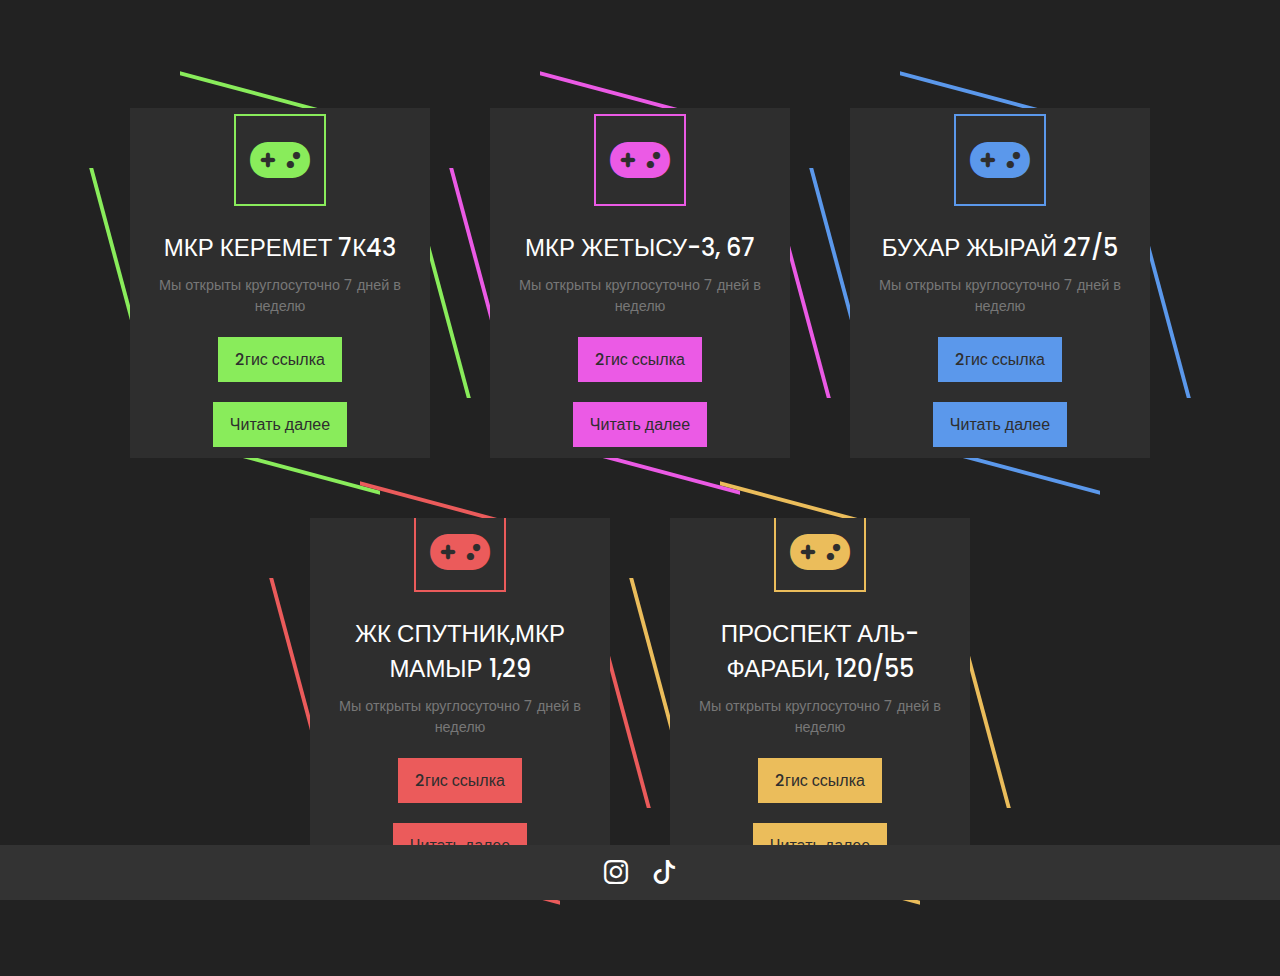
<file: index.html>
<!DOCTYPE html>
<html lang="en">
<head>
    <meta charset="UTF-8">
    <meta name="viewport" content="width=device-width, initial-scale=1.0">
    <link rel="stylesheet" href="https://cdnjs.cloudflare.com/ajax/libs/font-awesome/6.4.2/css/all.min.css">

    <link href="https://cdn.jsdelivr.net/npm/bootstrap-icons@1.7.2/font/bootstrap-icons.css" rel="stylesheet">
    <link rel="icon" href="https://taplink.st/a/0/b/3/4/9f9334.jpg?1">

    <link rel="stylesheet" href="css/home.css">
    <title>Главная страница</title>
</head>
<body>
<!--<h1>Добро пожаловать</h1>-->
<!--<h2>Game ON</h2>-->
<!--<p style="font-family: Arial, sans-serif; font-size: 16px; color: #333333;">В нашем клубе игры не просто хобби, это страсть, это жизнь, это наше призвание. <br><span style="color: #5b98eb;">Мы объединяем в себе силу технологий и душу игроков, создавая уникальное пространство для погружения в мир киберспорта.</span></p>-->
</body>
<section class="container">
    <section class="card__container">
        <div class="card__bx" style="--clr: #89ec5b">
            <div class="card__data">
                <div class="card__icon">
                    <i class="fa-solid fa-gamepad"></i>

                </div>
                <div class="card__content">
                    <h3>МКР КЕРЕМЕТ 7К43</h3>
                    <p>Мы открыты круглосуточно 7 дней в неделю</p>
                    <a href="https://2gis.kz/almaty/geo/70000001046406244">2гис ссылка</a>

                    <a href="2page2.html">Читать далее</a>
                </div>
            </div>
        </div>
        <div class="card__bx" style="--clr: #eb5ae5">
            <div class="card__data">
                <div class="card__icon">
                    <i class="fa-solid fa-gamepad"></i>
                </div>
                <div class="card__content">
                    <h3>МКР ЖЕТЫСУ-3, 67</h3>
                    <p>Мы открыты круглосуточно 7 дней в неделю</p>
                    <a href="https://2gis.kz/almaty/geo/70000001035253320">2гис ссылка</a>

                    <a href="2page2.html">Читать далее</a>
                </div>
            </div>
        </div>
        <div class="card__bx" style="--clr: #5b98eb">
            <div class="card__data">
                <div class="card__icon">
                    <i class="fa-solid fa-gamepad"></i>
                </div>
                <div class="card__content">
                    <h3>БУХАР ЖЫРАЙ 27/5</h3>
                    <p>Мы открыты круглосуточно 7 дней в неделю</p>
                    <a href="https://2gis.kz/almaty/geo/70000001066425577">2гис ссылка</a>

                    <a href="2page2.html">Читать далее</a>
                </div>
            </div>
        </div>
        <div class="card__bx" style="--clr: #eb5b5b">
            <div class="card__data">
                <div class="card__icon">
                    <i class="fa-solid fa-gamepad"></i>
                </div>
                <div class="card__content">
                    <h3>ЖК СПУТНИК,МКР МАМЫР 1,29</h3>
                    <p>Мы открыты круглосуточно 7 дней в неделю</p>
                    <a href="https://2gis.kz/almaty/geo/70000001066425577">2гис ссылка</a>

                    <a href="2page2.html">Читать далее</a>
                </div>
            </div>
        </div>
        <div class="card__bx" style="--clr: #ebbd5b">
            <div class="card__data">
                <div class="card__icon">
                    <i class="fa-solid fa-gamepad"></i>
                </div>
                <div class="card__content">
                    <h3>ПРОСПЕКТ АЛЬ-ФАРАБИ, 120/55</h3>
                    <p>Мы открыты круглосуточно 7 дней в неделю</p>
                    <a href="https://2gis.kz/almaty/geo/70000001088457455">2гис ссылка</a>

                    <a href="2page2.html">Читать далее</a>
                </div>
            </div>
        </div>

        <footer class="footer">
            <div class="social">
                <a href="https://www.instagram.com/game_on_club/"><i class="bi bi-instagram"></i></a>
                <a href="https://www.tiktok.com/@game_on_kz?_t=8fNjAPLwWXd&_r=1"><i class="bi bi-tiktok"></i></a>
            </div>
        </footer>

    </section>

</section>
</html>
</file>
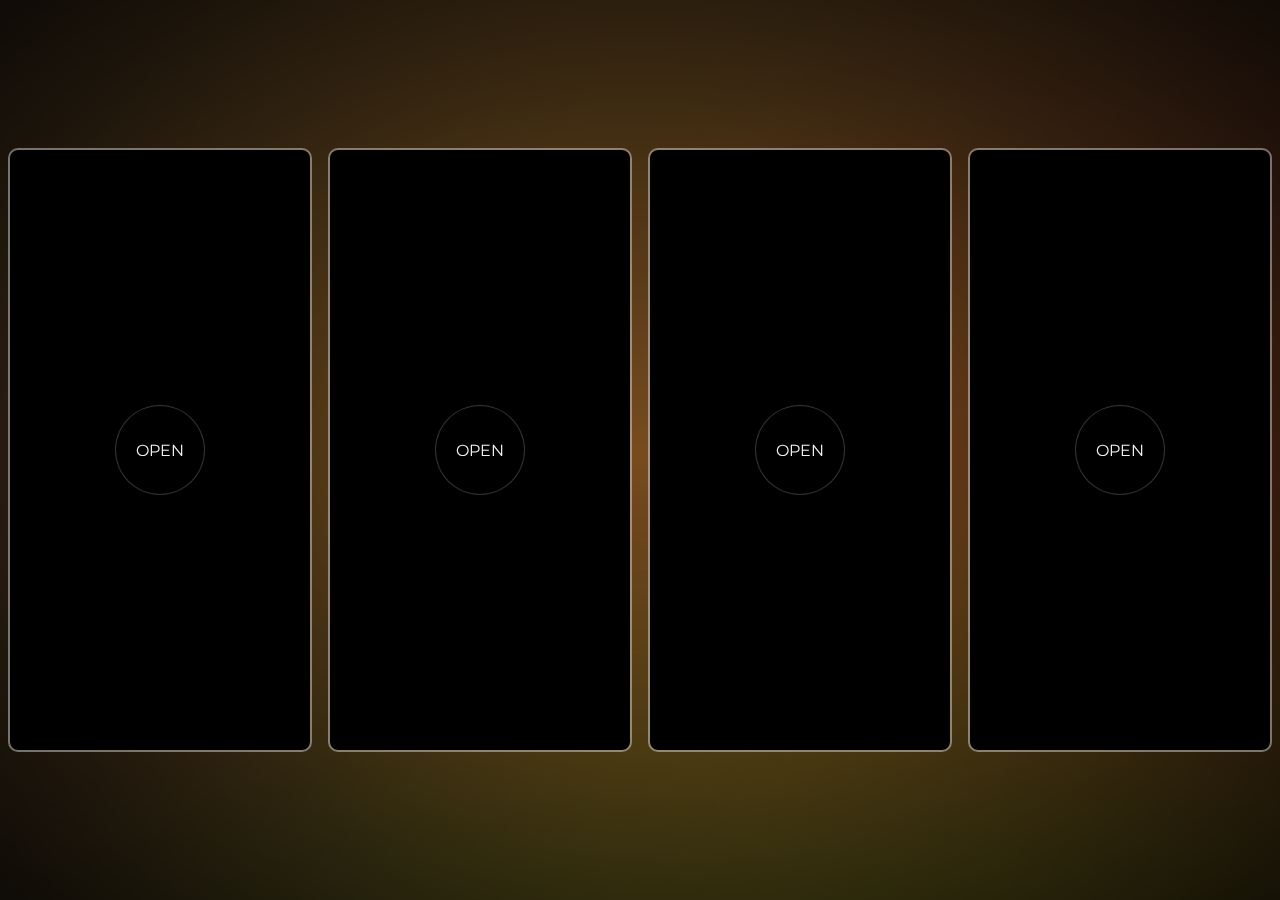
<file: 2page2.html>
<!DOCTYPE html>
<html lang="en">
<head>
    <meta charset="UTF-8">
    <meta name="viewport" content="width=device-width, initial-scale=1.0">
    <meta name="viewport" content="width=device-width, initial-scale=1.0">

    <link rel="stylesheet" href="https://fonts.googleapis.com/css2?family=Montserrat:ital,wght@0,100..900;1,100..900&amp;display=swap">
    <link rel="stylesheet" href="css/style.css">
    <link rel="icon" href="https://taplink.st/a/0/b/3/4/9f9334.jpg?1">
    <title>Document</title>
</head>
<body>
    <div class="card" id="card-1">
        <input type="checkbox" class="open-card" id="open-card-1" checked />
        <label class="open-card-label" for="open-card-1"></label>
        <input type="checkbox" class="card-toggle" id="card-toggle-1" />
        <label class="card-toggle-label" for="card-toggle-1"></label>
        <div class="card-image"></div>
        <div class="card-header">
            <h2>STANDARD<br />HALL</h2>
        </div>
        <div class="card-content left-content">
            <!-- <h3>STANDARD HALL</h3> -->
            <p>i5 12 400F</p>
            <p>16gb оперативная память Kingstone</p>
            <p>Видеокарта: 3060 Ti 8gb</p>
            <p>Монитор: ASUS 24.5 диагональ 280HZ</p>
            <p>Клавиатура: Razer Black Widow</p>
            <p>Мышка: Zowie S2-C</p>
            <p>Наушник: HyperX Cloud II</p>
            <!-- <p>Aliquam erat volutpat. Ut wisi enim ad minim veniam, quis nostrud exerci tation ullam.</p>
            <p>Put aliquip ex ea commodo consequat. Neque porro quisquam est qui dolorem ipsum</p> -->
            <!-- <a class="card-button" href="#">Read more</a> -->
        </div>
        <div class="card-content right-content">
            <h3>price</h3>
            <p>1 час          900kzt</p>
            <p>2+1 час        1800kzt</p>
            <p>3+2 час        3000kzt</p>
            <p>ночной пакет   4000kzt</p>
            <a class="card-button" href="#">Read more</a>
        </div>
        <div class="card-footer">
            <a href="3page.html">ЗАБРОНИРОВАТЬ ПК</a>
        </div>
    </div>
    <div class="card" id="card-2">
        <input type="checkbox" class="open-card" id="open-card-2" checked />
        <label class="open-card-label" for="open-card-2"></label>
        <input type="checkbox" class="card-toggle" id="card-toggle-2" />
        <label class="card-toggle-label" for="card-toggle-2"></label>
        <div class="card-image"></div>
        <div class="card-header">
            <h2>BOOTCAMP</h2>
        </div>
        <div class="card-content left-content">
            <p>i7 12 700F</p>
            <p>32gb оперативная память Kingstone</p>
            <p>Видеокарта: RTX 4070  12gb</p>
            <p>Монитор: Zowie BenQ 240Hz</p>
            <p>Клавиатура: Razer Black Widow</p>
            <p>Мышка: Zowie S2-C</p>
            <p>Наушник: HyperX Cloud II</p>
            
            <!-- <a class="card-button" href="#">Read more</a> -->
        </div>
        <div class="card-content right-content">
            <h3>price</h3>
            <p>1 час          1500kzt</p>
            <p>2+1 час        3000kzt</p>
            <p>3+2 час        4500kzt</p>
            <p>ночной пакет   5000kzt</p>
            <!-- <a class="card-button" href="#">Read more</a> -->
        </div>
        <div class="card-footer">
            <a href="#">ЗАБРОНИРОВАТЬ ПК</a>
        </div>
    </div>
    <div class="card" id="card-3">
        <input type="checkbox" class="open-card" id="open-card-3" checked />
        <label class="open-card-label" for="open-card-3"></label>
        <input type="checkbox" class="card-toggle" id="card-toggle-3" />
        <label class="card-toggle-label" for="card-toggle-3"></label>
        <div class="card-image"></div>
        <div class="card-header">
            <h2>SMOOKING<br />ROOM</h2>
        </div>
        <div class="card-content left-content">
            <p>i7 12 700F</p>
            <p>16gb оперативная память Kingstone</p>
            <p>Видеокарта: RTX 4070  12gb</p>
            <p>Монитор: ASUS 24.5 диагональ 280HZ</p>
            <p>Клавиатура: Razer Black Widow</p>
            <p>Мышка: Zowie S2-C</p>
            <p>Наушник: HyperX Cloud II</p>
            <!-- <a class="card-button" href="#">Read more</a> -->
        </div>
        <div class="card-content right-content">
            <h3>price</h3>
            <p>1 час          1700kzt</p>
            <p>2+1 час        3500kzt</p>
            <p>3+2 час        4500kzt</p>
            <p>ночной пакет   5500kzt</p>
            <!-- <a class="card-button" href="#">Read more</a> -->
        </div>
        <div class="card-footer">
            <a href="#">ЗАБРОНИРОВАТЬ ПК</a>
        </div>
    </div>
    <div class="card" id="card-4">
        <input type="checkbox" class="open-card" id="open-card-4" checked />
        <label class="open-card-label" for="open-card-4"></label>
        <input type="checkbox" class="card-toggle" id="card-toggle-4" />
        <label class="card-toggle-label" for="card-toggle-4"></label>
        <div class="card-image"></div>
        <div class="card-header">
            <h2>VIP</h2>
        </div>
        <div class="card-content left-content">
            <p>i9 12 900F</p>
            <p>32gb оперативная память HyperX</p>
            <p>Видеокарта: RTX 4080  16gb</p>
            <p>Монитор: ASUS 24.5 диагональ 360HZ</p>
            <p>Клавиатура: Varmilo</p>
            <p>Мышка: Logitech G Pro Super Linght</p>
            <p>Наушник: Logitech G Pro Bluetooth</p>
            <p>коврик: Logitech G640</p>
            <!-- <a class="card-button" href="#">Read more</a> -->
        </div>

        <div class="card-content right-content">
            <h3>price</h3>
            <p>1 час          2500kzt</p>
            <p>2+1 час        5000kzt</p>
            <p>3+2 час        7500kzt</p>
            <p>ночной пакет   8000kzt</p>
        </div>
        <div class="card-footer">
            <a href="#">ЗАБРОНИРОВАТЬ ПК</a>
        </div>
    </div>

</body>
</html>
</file>
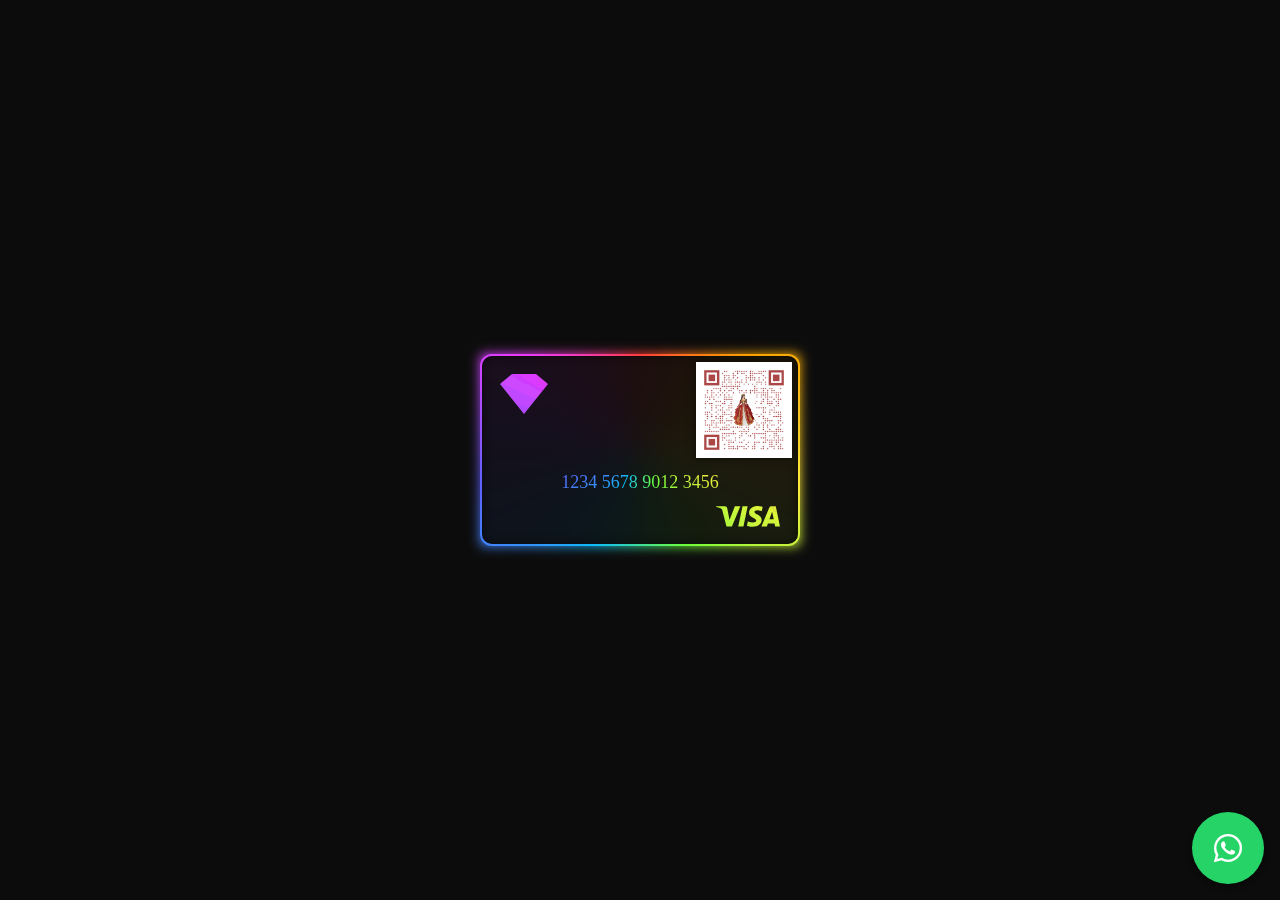
<file: 3page.html>
<!DOCTYPE html>
<html lang="en">
<head>
    <meta charset="UTF-8">
    <meta name="viewport" content="width=device-width, initial-scale=1.0">
    <link rel="stylesheet" href="https://cdnjs.cloudflare.com/ajax/libs/font-awesome/6.4.2/css/all.min.css">
    <link href="https://cdn.jsdelivr.net/npm/bootstrap-icons@1.7.2/font/bootstrap-icons.css" rel="stylesheet">
    <link rel="icon" href="https://taplink.st/a/0/b/3/4/9f9334.jpg?1">
    <link rel="stylesheet" href="css/3page.css">
    
</head>
<body>
<div class="card">
    <div class="cardglow"></div>
    <div class="cardborder"></div>
    <div class="cardbg"></div>
    <div class="logo"></div>
    <div class="numbers">1234 5678 9012 3456</div>
    <div class="visalogo"></div>
    <div class="qr-code">
        
        <img src="img\qr-code 2.png" alt="QR Code">
    </div>
</div>
<svg height="0" width="0">
    <defs>
        <clipPath id="svgPath" clipPathUnits="objectBoundingBox" transform="scale(0.001 0.001)">
            <path d="m651.19.5c-70.93,0-134.32,36.77-134.32,104.69,0,77.9,112.42,83.28,112.42,122.42,0,16.48-18.88,31.23-51.14,31.23-45.77,0-79.98-20.61-79.98-20.61l-14.64,68.55s39.41,17.41,91.73,17.41c77.55,0,138.58-38.57,138.58-107.66,0-82.32-112.89-87.54-112.89-123.86,0-12.91,15.5-27.05,47.66-27.05,36.29,0,65.89,14.99,65.89,14.99l14.33-66.2S696.61.5,651.18.5h0ZM2.22,5.5L.5,15.49s29.84,5.46,56.72,16.36c34.61,12.49,37.07,19.77,42.9,42.35l63.51,244.83h85.14L379.93,5.5h-84.94l-84.28,213.17-34.39-180.7c-3.15-20.68-19.13-32.48-38.68-32.48,0,0-135.41,0-135.41,0Zm411.87,0l-66.63,313.53h81L494.85,5.5h-80.76Zm451.76,0c-19.53,0-29.88,10.46-37.47,28.73l-118.67,284.8h84.94l16.43-47.47h103.48l9.99,47.47h74.95L934.12,5.5h-68.27Zm11.05,84.71l25.18,117.65h-67.45l42.28-117.65h0Z"/>
                    

        </clipPath>
    </defs>
</svg>
<!-- WhatsApp Button -->
<a href="https://wa.me/YOUR_PHONE_NUMBER" class="whatsapp-button" target="_blank">
    <i class="fab fa-whatsapp"></i>
</a>

<script src="js/3page.js"></script>
</body>
</html>
</file>
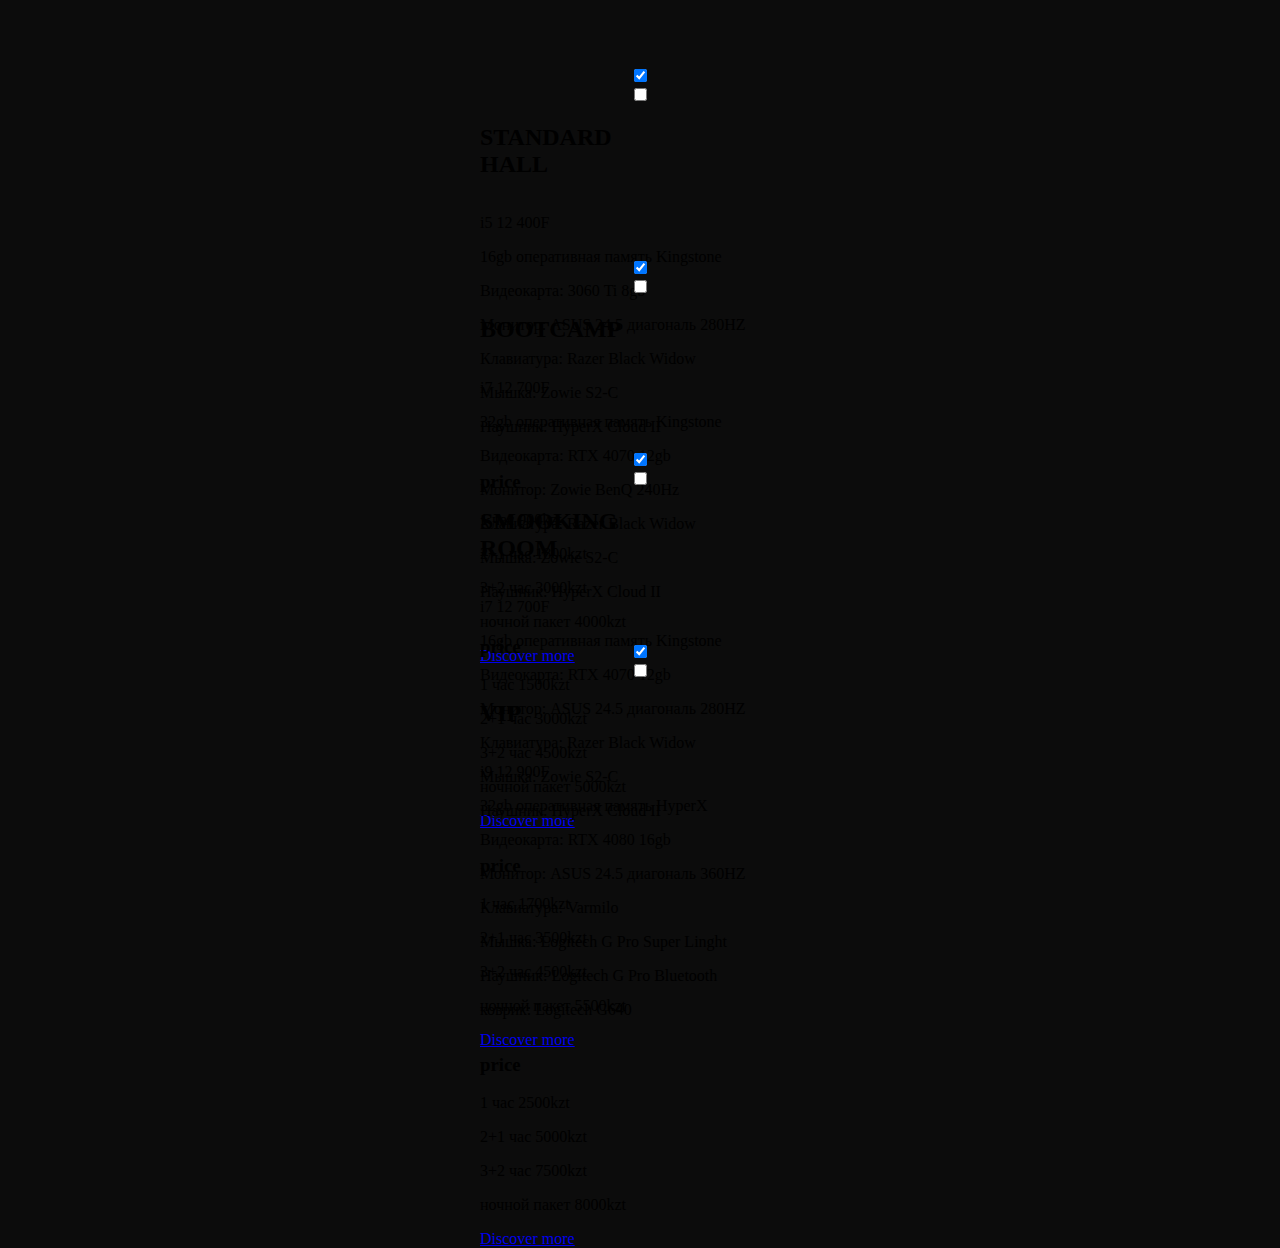
<file: computers.html>
<!DOCTYPE html>
<html lang="en">
<head>
    <meta charset="UTF-8">
    <meta name="viewport" content="width=device-width, initial-scale=1.0">
    <meta name="viewport" content="width=device-width, initial-scale=1.0">

    <link rel="stylesheet" href="https://fonts.googleapis.com/css2?family=Montserrat:ital,wght@0,100..900;1,100..900&amp;display=swap">
    <link rel="stylesheet" href="css/3page.css">
    <link rel="icon" href="https://taplink.st/a/0/b/3/4/9f9334.jpg?1">
    <title>Document</title>
</head>
<body>
    <div class="card" id="card-1">
        <input type="checkbox" class="open-card" id="open-card-1" checked />
        <label class="open-card-label" for="open-card-1"></label>
        <input type="checkbox" class="card-toggle" id="card-toggle-1" />
        <label class="card-toggle-label" for="card-toggle-1"></label>
        <div class="card-image"></div>
        <div class="card-header">
            <h2>STANDARD<br />HALL</h2>
        </div>
        <div class="card-content left-content">
            <!-- <h3>STANDARD HALL</h3> -->
            <p>i5 12 400F</p>
            <p>16gb оперативная память Kingstone</p>
            <p>Видеокарта: 3060 Ti 8gb</p>
            <p>Монитор: ASUS 24.5 диагональ 280HZ</p>
            <p>Клавиатура: Razer Black Widow</p>
            <p>Мышка: Zowie S2-C</p>
            <p>Наушник: HyperX Cloud II</p>
            <!-- <p>Aliquam erat volutpat. Ut wisi enim ad minim veniam, quis nostrud exerci tation ullam.</p>
            <p>Put aliquip ex ea commodo consequat. Neque porro quisquam est qui dolorem ipsum</p> -->
            <!-- <a class="card-button" href="#">Read more</a> -->
        </div>
        <div class="card-content right-content">
            <h3>price</h3>
            <p>1 час          900kzt</p>
            <p>2+1 час        1800kzt</p>
            <p>3+2 час        3000kzt</p>
            <p>ночной пакет   4000kzt</p>
            <!-- <a class="card-button" href="#">Read more</a> -->
        </div>
        <div class="card-footer">
            <a href="#">Discover more</a>
        </div>
    </div>
    <div class="card" id="card-2">
        <input type="checkbox" class="open-card" id="open-card-2" checked />
        <label class="open-card-label" for="open-card-2"></label>
        <input type="checkbox" class="card-toggle" id="card-toggle-2" />
        <label class="card-toggle-label" for="card-toggle-2"></label>
        <div class="card-image"></div>
        <div class="card-header">
            <h2>BOOTCAMP</h2>
        </div>
        <div class="card-content left-content">
            <p>i7 12 700F</p>
            <p>32gb оперативная память Kingstone</p>
            <p>Видеокарта: RTX 4070  12gb</p>
            <p>Монитор: Zowie BenQ 240Hz</p>
            <p>Клавиатура: Razer Black Widow</p>
            <p>Мышка: Zowie S2-C</p>
            <p>Наушник: HyperX Cloud II</p>
            
            <!-- <a class="card-button" href="#">Read more</a> -->
        </div>
        <div class="card-content right-content">
            <h3>price</h3>
            <p>1 час          1500kzt</p>
            <p>2+1 час        3000kzt</p>
            <p>3+2 час        4500kzt</p>
            <p>ночной пакет   5000kzt</p>
            <!-- <a class="card-button" href="#">Read more</a> -->
        </div>
        <div class="card-footer">
            <a href="#">Discover more</a>
        </div>
    </div>
    <div class="card" id="card-3">
        <input type="checkbox" class="open-card" id="open-card-3" checked />
        <label class="open-card-label" for="open-card-3"></label>
        <input type="checkbox" class="card-toggle" id="card-toggle-3" />
        <label class="card-toggle-label" for="card-toggle-3"></label>
        <div class="card-image"></div>
        <div class="card-header">
            <h2>SMOOKING<br />ROOM</h2>
        </div>
        <div class="card-content left-content">
            <p>i7 12 700F</p>
            <p>16gb оперативная память Kingstone</p>
            <p>Видеокарта: RTX 4070  12gb</p>
            <p>Монитор: ASUS 24.5 диагональ 280HZ</p>
            <p>Клавиатура: Razer Black Widow</p>
            <p>Мышка: Zowie S2-C</p>
            <p>Наушник: HyperX Cloud II</p>
            <!-- <a class="card-button" href="#">Read more</a> -->
        </div>
        <div class="card-content right-content">
            <h3>price</h3>
            <p>1 час          1700kzt</p>
            <p>2+1 час        3500kzt</p>
            <p>3+2 час        4500kzt</p>
            <p>ночной пакет   5500kzt</p>
            <!-- <a class="card-button" href="#">Read more</a> -->
        </div>
        <div class="card-footer">
            <a href="#">Discover more</a>
        </div>
    </div>
    <div class="card" id="card-4">
        <input type="checkbox" class="open-card" id="open-card-4" checked />
        <label class="open-card-label" for="open-card-4"></label>
        <input type="checkbox" class="card-toggle" id="card-toggle-4" />
        <label class="card-toggle-label" for="card-toggle-4"></label>
        <div class="card-image"></div>
        <div class="card-header">
            <h2>VIP</h2>
        </div>
        <div class="card-content left-content">
            <p>i9 12 900F</p>
            <p>32gb оперативная память HyperX</p>
            <p>Видеокарта: RTX 4080  16gb</p>
            <p>Монитор: ASUS 24.5 диагональ 360HZ</p>
            <p>Клавиатура: Varmilo</p>
            <p>Мышка: Logitech G Pro Super Linght</p>
            <p>Наушник: Logitech G Pro Bluetooth</p>
            <p>коврик: Logitech G640</p>
            <!-- <a class="card-button" href="#">Read more</a> -->
        </div>

        <div class="card-content right-content">
            <h3>price</h3>
            <p>1 час          2500kzt</p>
            <p>2+1 час        5000kzt</p>
            <p>3+2 час        7500kzt</p>
            <p>ночной пакет   8000kzt</p>
        </div>
        <div class="card-footer">
            <a href="#">Discover more</a>
        </div>
    </div>
    <!-- <footer class="footer">
        <div class="social">
            <a href="https://www.instagram.com/game_on_club/"><i class="bi bi-instagram"></i></a>
            <a href="https://www.tiktok.com/@game_on_kz?_t=8fNjAPLwWXd&_r=1"><i class="bi bi-tiktok"></i></a>
        </div>
    </footer> -->
</body>
</html>
</file>
<file: css/home.css>
@import url("https://fonts.googleapis.com/css2?family=Poppins:wght@400;500;700&display=swap");

/*==================== VARIABLES CSS ====================*/
:root {
    /*========== Colors ==========*/
    --text-color: #000000;
    --bg-color: #222222;

    /*========== Font and typography ==========*/
    --body-font: "Poppins", sans-serif;
    --normal-font-size: 0.938rem;
}

@media screen and (min-width: 968px) {
    :root {
        --normal-font-size: 1rem;
    }
}

/*==================== BASE ====================*/
*,
*:after,
*:before {
    padding: 0;
    margin: 0;
    box-sizing: border-box;
}

body {
    font-size: var(--normal-font-size);
    background-color: var(--bg-color);
    color: var(--text-color);
    font-weight: 400;
    font-family: var(--body-font);
    transition: all 0.2s ease;
}

/*==================== REUSABLE CSS CLASSES ====================*/
.container {
    max-width: 1140px;
    width: 100%;
    margin: 0 auto;
    padding: 3rem 0;
    min-height: 100vh;
    display: grid;
    place-items: center;
}

/*==================== SERVICE CARD ====================*/
.card__container {
    display: flex;
    flex-wrap: wrap;
    gap: 60px;
    justify-content: center;
    width: 100%;
    max-width: 90%;
    margin: auto;
    padding: 60px 0;
}
.card__bx {
    --dark-color: #2e2e2e;
    --dark-alt-color: #777777;
    --white-color: #ffffff;
    --button-color: #333333;
    --transition: 0.5s ease-in-out;

    font-family: inherit;
    height: 350px;
    width: 300px;
    position: relative;
    display: flex;
    justify-content: center;
    align-items: center;
    background: var(--dark-color);
    transition: var(--transition);
}
.card__bx::before,
.card__bx::after {
    content: "";
    position: absolute;
    z-index: -1;
    transition: var(--transition);
}
.card__bx::before {
    inset: -10px 50px;
    border-top: 4px solid var(--clr);
    transform: skewY(15deg);
    border-bottom: 4px solid var(--clr);
}
.card__bx:hover::before {
    inset: -10px 40px;
    transform: skewY(0deg);
}
.card__bx::after {
    inset: 60px -10px;
    border-left: 4px solid var(--clr);
    transform: skew(15deg);
    border-right: 4px solid var(--clr);
}
.card__bx:hover::after {
    inset: 40px -10px;
    transform: skew(0deg);
}
.card__bx .card__data {
    position: relative;
    display: flex;
    justify-content: center;
    align-items: center;
    flex-direction: column;
    gap: 30px;
    text-align: center;
    padding: 0 20px;
    height: 100%;
    width: 100%;
    overflow: hidden;
}
.card__bx .card__data .card__icon {
    height: 80px;
    width: 80px;
    display: flex;
    justify-content: center;
    align-items: center;
    font-size: 3rem;
    color: var(--text-color);
    background-color: var(--dark-color);
    transition: var(--transition);
}
.card__bx .card__data .card__icon {
    color: var(--clr);
    box-shadow: 0 0 0 4px var(--dark-color), 0 0 0 6px var(--clr);
}
.card__bx:hover .card__data .card__icon {
    color: var(--dark-color);
    background-color: var(--clr);
    box-shadow: 0 0 0 4px var(--dark-color), 0 0 0 300px var(--clr);
}
.card__bx .card__data .card__content {
    display: flex;
    justify-content: center;
    align-items: center;
    flex-direction: column;
    gap: 10px;
}
.card__bx .card__data h3 {
    font-size: 1.5rem;
    font-weight: 500;
    color: var(--white-color);
    transition: var(--transition);
}
.card__bx:hover .card__data h3 {
    color: var(--dark-color);
    transition: var(--transition);
}
.card__bx .card__data p {
    font-size: 0.9rem;
    color: var(--dark-alt-color);
    transition: var(--transition);
}
.card__bx:hover .card__data p {
    color: var(--dark-color);
    transition: var(--transition);
}
.card__bx .card__data a {
    position: relative;
    display: inline-flex;
    padding: 8px 15px;
    text-decoration: none;
    font-weight: 500;
    margin-top: 10px;
    border: 2px solid var(--clr);
    color: var(--dark-color);
    background-color: var(--clr);
    transition: var(--transition);
}
.card__bx:hover .card__data a {
    color: var(--clr);
    background-color: var(--dark-color);
}
.card__bx:hover .card__data a:hover {
    border-color: var(--dark-color);
    color: var(--dark-color);
    background-color: var(--clr);
}

.footer {
    position: fixed;
    bottom: 0;
    left: 0;
    width: 100%;
    background-color: #333; /* Цвет фона вашего футера */
    padding: 10px 0; /* Отступы внутри футера */
    text-align: center; /* Выравнивание содержимого по центру */
}

.social a {
    color: #fff; /* Цвет иконок */
    margin: 0 10px; /* Отступы между иконками */
    font-size: 24px; /* Размер иконок */
}

.social a:hover {
    color: #ffd700; /* Цвет иконок при наведении */
}
</file>
<file: css/style.css>
@import url("https://fonts.googleapis.com/css2?family=Poppins:wght@400;500;700&display=swap");
html {
	box-sizing: border-box;
	font-family: "Montserrat", sans-serif;
	font-optical-sizing: auto;
	font-weight: 400;
	font-style: normal;
}
*,
 ::before,
::after {
	margin: 0;
	padding: 0;
	box-sizing: inherit;
	font-weight: inherit;
	font-family: inherit;
} 

body {
	min-height: 100vh;
	display: flex;
	justify-content: center;
	align-items: center;
	gap: 20px;
	color: #f0f0f0;
	background: #101522;
	background-blend-mode: hard-light;
	background-image: radial-gradient(circle at 20% 20%, #ffcc7066 10%, #ffcc7000 50%), radial-gradient(circle at 80% 80%, #0033ff66 10%, #0033ff00 50%),
		radial-gradient(ellipse at 35% 70%, #00ff4866 10%, #00ff4800 50%), radial-gradient(ellipse at 70% 35%, #ff005d66 10%, #ff005d00 60%);
	background-size: 250% 250%;
	animation: background-animation 30s infinite;
}

@keyframes background-animation {
	0% {
		background-position: 5% 0%;
	}
	25% {
		background-position: 20% 80%;
	}
	50% {
		background-position: 96% 100%;
	}
	75% {
		background-position: 80% 10%;
	}
	100% {
		background-position: 5% 0%;
	}
}
body::after {
	content: "";
	width: 100%;
	height: 100%;
	position: absolute;
	top: 0;
	left: 0;
	backdrop-filter: blur(4px);
	background: radial-gradient(ellipse, #00000000, #000000cc);
	z-index: -1;
}
.card {
	position: relative;
	width: 300px;
	height: 600px;
	outline: 2px solid #ffffff66;
	border-radius: 8px;
	overflow: hidden;
	background-color: #000000;
}

/*checkbox*/
input[type="checkbox"] {
	display: none;
}

/*label left-side*/
label.card-toggle-label {
	display: block;
	position: absolute;
	z-index: 99;
	width: 60px;
	height: 60px;
	top: 50%;
	left: 83%;
	transform: translate(-50%, -50%);
	border-radius: 50%;
	border: 1px solid #ffffff66;
	background: #00000033;
	backdrop-filter: blur(4px);
	cursor: pointer;
	transition: all 0.25s ease-in-out;
}
label.card-toggle-label::after,
label.card-toggle-label::before {
	content: "";
	display: block;
	position: absolute;
	top: 50%;
	left: 50%;
	width: 30px;
	height: 6px;
	transform: translate(-40%, calc(-50% - 8px)) rotate(40deg);
	border-radius: 3px;
	background-color: #f0f0f099;
	transition: all 0.5s ease-in-out;
}
label.card-toggle-label::after {
	transform: translate(-40%, calc(-50% + 8px)) rotate(-40deg);
}
label.card-toggle-label:hover {
	left: 85%;
}
label.card-toggle-label:hover::after,
label.card-toggle-label:hover::before {
	transform: translate(-40%, calc(-50% - 5px)) rotate(23deg);
	background-color: #f0f0f0ff;
}
label.card-toggle-label:hover::after {
	transform: translate(-40%, calc(-50% + 5px)) rotate(-23deg);
}

/*label right-side*/
.card-toggle:checked ~ label.card-toggle-label {
	left: 17%;
}
.card-toggle:checked ~ label.card-toggle-label:hover {
	left: 15%;
}
.card-toggle:checked ~ label.card-toggle-label::before {
	transform: translate(-60%, calc(-50% - 8px)) rotate(-40deg);
}
.card-toggle:checked ~ label.card-toggle-label::after {
	transform: translate(-60%, calc(-50% + 8px)) rotate(40deg);
}
.card-toggle:checked ~ label.card-toggle-label:hover::before {
	transform: translate(-60%, calc(-50% - 5px)) rotate(-23deg);
}
.card-toggle:checked ~ label.card-toggle-label:hover::after {
	transform: translate(-60%, calc(-50% + 5px)) rotate(23deg);
}

/*background left-side*/
.card-image {
	width: 100%;
	height: 100%;
	position: absolute;
	top: 0;
	left: 0;
	z-index: 0;
	background-size: cover;
	background-position: 0% 50%;
	transition: all 0.5s ease;
	opacity: 0.5;
}
#card-1 .card-image {
	/* background-image: url(https://github.com/VicioBonura/pubimgs/blob/main/motociclista-1.jpg?raw=true); */
	background-image: url(https://images.unsplash.com/photo-1581351123004-757df051db8e?q=80&w=1887&auto=format&fit=crop&ixlib=rb-4.0.3&ixid=M3wxMjA3fDB8MHxwaG90by1wYWdlfHx8fGVufDB8fHx8fA%3D%3D);
}
#card-2 .card-image {
	background-image: url(https://images.unsplash.com/photo-1596697938846-313cdbbe4fd8?q=80&w=1887&auto=format&fit=crop&ixlib=rb-4.0.3&ixid=M3wxMjA3fDB8MHxwaG90by1wYWdlfHx8fGVufDB8fHx8fA%3D%3D);
}
#card-3 .card-image {
	background-image: url(https://images.unsplash.com/photo-1587202372583-49330a15584d?q=80&w=1887&auto=format&fit=crop&ixlib=rb-4.0.3&ixid=M3wxMjA3fDB8MHxwaG90by1wYWdlfHx8fGVufDB8fHx8fA%3D%3D);
}
#card-4 .card-image {
	background-image: url(https://images.unsplash.com/photo-1573053986275-840ffc7cc685?q=80&w=1887&auto=format&fit=crop&ixlib=rb-4.0.3&ixid=M3wxMjA3fDB8MHxwaG90by1wYWdlfHx8fGVufDB8fHx8fA%3D%3D);
}
.card:hover .card-image {
	opacity: 1;
}
label.card-toggle-label:hover + .card-image {
	transition: all 2.5s ease;
	background-position: 10% 50%;
}

/*background right-side*/
.card-toggle:checked ~ .card-image {
	background-position: 100% 50%;
}
.card-toggle:checked ~ label.card-toggle-label:hover + .card-image {
	transition: all 2.5s ease;
	background-position: 90% 50%;
}

/*card header*/
.card-header {
	position: absolute;
	top: 0;
	left: 0;
	right: 0;
	height: 100px;
	background: #00000099;
	border-bottom: 1px solid #ffffff66;
	display: flex;
	justify-content: center;
	align-items: center;
	backdrop-filter: blur(4px);
	opacity: 1;
	transition: all 0.5s ease-in-out;
}
.card-header h2 {
	color: #f0f0f0f0;
	font-weight: 700;
	line-height: 0.8em;
	font-size: 2em;
	text-align: center;
}

/*card content*/
.card-content {
	position: absolute;
	width: 300px;
	height: 400px;
	top: 100px;
	padding: 1em;
	transition: all 0.25s ease-in-out;
}

.card-content a {
	display: inline-block;
	padding: 5px 10px;
	text-transform: uppercase;
	color: #f0f0f0;
	font-weight: 300;
	text-decoration: none;
	background: #00000033;
	backdrop-filter: blur(4px);
	border-radius: 6px;
	border: 1px solid #ffffff33;
	background-color: #00000066;
	margin: 30px 10px;
	transition: all 0.25s;
}
.card-content a:hover {
	border: 1px solid #ffffffcc;
	background-color: #ffcc7033;
}
.card-content h3 {
	font-size: 1.5em;
	font-weight: 700;
	line-height: 1.15em;
	margin-bottom: 1.15em;
}
.card-content p {
	margin-bottom: 1.15em;
}
.card-content.left-content h3,
.card-content.left-content p {
	margin-right: 30%;
}
.card-content.right-content h3,
.card-content.right-content p {
	margin-left: 30%;
}
/*card-content left-side*/
.card-content.left-content {
	opacity: 1;
	left: 0;
	background-image: linear-gradient(to right, #000000aa, #00000000);
	transition-delay: 0.25s;
}
.card-content.right-content {
	opacity: 0;
	text-align: right;
	left: 300px;
	background-image: linear-gradient(to left, #000000aa, #00000000);
	transition-delay: 0s;
}

/*card content right-side*/
.card-toggle:checked ~ .card-content.left-content {
	opacity: 0;
	left: -300px;
	transition-delay: 0s;
}

.card-toggle:checked ~ .card-content.right-content {
	opacity: 1;
	left: 0px;
	transition-delay: 0.25s;
}

/*card footer*/
.card-footer {
	position: absolute;
	bottom: 0;
	left: 0;
	right: 0;
	height: 100px;
	background: #00000099;
	backdrop-filter: blur(4px);
	border-top: 1px solid #ffffff66;
	display: flex;
	justify-content: center;
	align-items: center;
	opacity: 1;
	transition: all 0.5s ease-in-out;
}
.card-footer a {
	display: block;
	padding: 10px 20px;
	text-transform: uppercase;
	color: #ffffff;
	border: 1px solid #ffffff33;
	background-color: #ffcc7099;
	text-decoration: none;
	border-radius: 8px;
	transition: all 0.25s ease-in-out;
}
.card-footer a:hover {
	border: 1px solid #ffffffcc;
	background-color: #ffcc7033;
}

/*-------------------------*/
/*    open card section    */
/*-------------------------*/

/*label open card*/
label.open-card-label {
	display: block;
	position: absolute;
	top: 10px;
	right: 10px;
	transform: translate(-50%, -50%);
	z-index: 999;
}
input.open-card:checked + label.open-card-label {
	top: 50%;
	right: 50%;
	transform: translate(-50%, -50%);
}
label.open-card-label::before {
	content: "X";
	display: block;
	position: absolute;
	width: 30px;
	height: 30px;
	text-align: center;
	line-height: 30px;
	top: 50%;
	left: 50%;
	transform: translate(-50%, -50%);
	z-index: 1002;
	border-radius: 50%;
	border: 1px solid #ffffff33;
	background: #00000066;
	backdrop-filter: blur(4px);
	transition: all 0.25s ease-in-out;
	cursor: pointer;
	border-top-left-radius: 0%;
	border-bottom-right-radius: 0%;
}

label.open-card-label::after {
	content: "";
	display: block;
	position: absolute;
	width: 0px;
	height: 0px;
	background: #00000066;
	top: 50%;
	left: 50%;
	transform: translate(-50%, -50%);
	z-index: 1001;
	border-radius: 50%;
	backdrop-filter: blur(4px);
	transition: all 0.5s ease-in-out;
	pointer-events: none;
}

label.open-card-label:hover::after {
	width: 1250px;
	height: 1250px;
}

input.open-card:checked + label.open-card-label::before {
	content: "OPEN";
	width: 90px;
	height: 90px;
	text-align: center;
	line-height: 90px;
	overflow: hidden;
	transition-delay: 0;
	border-top-left-radius: 50%;
	border-bottom-right-radius: 50%;
}
input.open-card:checked ~ label.open-card-label:hover::before {
	width: 100px;
	height: 100px;
	line-height: 100px;
}
input.open-card:checked ~ label.open-card-label::after {
	background: #00000000;
}

input.open-card:checked ~ label.card-toggle-label {
	opacity: 0;
	left: 120%;
}

/*background open-card*/
input.open-card:checked ~ .card-image {
	background-position: 50% 50%;
	opacity: 1;
}

/*card-header open-card*/
input.open-card:checked ~ .card-header {
	opacity: 0;
	top: -100px;
}

/*card-content open-card*/
input.open-card:checked ~ .card-content {
	opacity: 0;
}
input.open-card:checked ~ .card-content.left-content {
	left: -300px;
	transition-delay: 0s;
}
input.open-card:checked ~ .card-content.right-content {
	left: 300px;
	transition-delay: 0s;
}

/*card-footer open-card*/
input.open-card:checked ~ .card-footer {
	opacity: 0;
	bottom: -100px;
}



.footer {
    position: fixed;
    bottom: 0;
    left: 0;
    width: 100%;
    background-color: #333; /* Цвет фона вашего футера */
    padding: 10px 0; /* Отступы внутри футера */
    text-align: center; /* Выравнивание содержимого по центру */
}

.social a {
    color: #fff; /* Цвет иконок */
    margin: 0 10px; /* Отступы между иконками */
    font-size: 24px; /* Размер иконок */
}

.social a:hover {
    color: #ffd700; /* Цвет иконок при наведении */
}

/* existing styles here... */








/* Existing styles here... */

@media (max-width: 768px) {
    body {
        flex-direction: column;
        padding: 10px;
    }

    .card {
        width: 100%;
        height: 700px; /* Высота для мобильных устройств */
        margin-bottom: 20px;
    }

    .card-header, .card-footer {
        height: auto; /* Автоматическая высота для адаптивности */
        padding: 10px;
    }

    .card-content {
        width: 100%;
        height: auto; /* Автоматическая высота для адаптивности */
        padding: 20px; /* Увеличенный отступ для лучшей читаемости */
    }а

    label.card-toggle-label {
        width: 40px;
        height: 40px;
        top: 10px;
        right: 10px;
    }

    label.card-toggle-label::before,
    label.card-toggle-label::after {
        width: 20px;
        height: 4px;
    }

    input[type="checkbox"]:checked ~ label.card-toggle-label {
        left: 10px;
    }

    .card-content.left-content, .card-content.right-content {
        width: 100%;
        margin: 0;
    }

    input.open-card:checked ~ label.card-toggle-label {
        left: calc(100% - 50px);
    }
}

/* Стили для устройств с разрешением до 480px */
@media (max-width: 480px) {
    .card-header h2, .card-content h3 {
        font-size: 1.5em; /* Увеличение размера текста для лучшей читаемости */
    }

    .card-content p {
        font-size: 1em; /* Увеличение размера текста для лучшей читаемости */
    }

    .card-footer a {
        font-size: 1em; /* Увеличение размера текста для лучшей читаемости */
        padding: 10px 20px; /* Увеличение отступов для удобства */
    }
}

/* Специфичные стили для очень узких экранов (например, до 320px) */
@media (max-width: 320px) {
    .card-header h2, .card-content h3 {
        font-size: 1.2em; /* Размер текста для лучшей читаемости на очень узких экранах */
    }

    .card-content p {
        font-size: 0.9em; /* Размер текста для лучшей читаемости на очень узких экранах */
    }

    .card-footer a {
        font-size: 0.9em; /* Размер текста для лучшей читаемости на очень узких экранах */
        padding: 5px 10px; /* Уменьшение отступов кнопок внизу карточек */
    }
}
.whatsapp-button {
	position: fixed;
	bottom: 4rem;
	right: 4rem;
	width: 3.5rem;
	height: 3.5rem;
	background-color: #25D366;
	color: white;
	border-radius: 50%;
	display: flex;
	justify-content: center;
}
</file>
<file: css/3page.css>
/* @import url("https://fonts.cdnfonts.com/css/credit-card");
:root {
  font-family: "Credit Card";
}

*, *:before, *:after {
  box-sizing: border-box;
}

body {
  margin: 0;
  height: 100vh;
  width: 100%;
  background: #0c0c0c;
  overflow: hidden;
  display: grid;
  place-content: center;
}

@property --anim {
  syntax: "<number>";
  inherits: true;
  initial-value: 0;
}
.card {
  --anim: 0;
  --radius: 0.75rem;
  width: 20rem;
  height: 12rem;
  border-radius: var(--radius);
  position: relative;
  display: grid;
  transition: --anim 300ms ease;
}

.card:hover {
  --anim: 1;
}

.cardglow, .cardbg, .cardborder, .numbers {
  grid-area: 1/1/2/2;
}

.cardglow, .cardborder, .numbers {
  background: conic-gradient(#ff3b3b, #ffa801, #ffeb3b, #6cff3b, #0fbcf9, #5d62fb, #eb3bff, #ff3b3b);
}

.cardglow {
  border-radius: 0.25rem;
  filter: blur(calc(0.375rem + var(--anim) * 0.25rem)) hue-rotate(calc(20deg * var(--anim)));
}

.cardborder {
  border-radius: var(--radius);
  filter: hue-rotate(calc(20deg * var(--anim)));
}

.cardbg {
  margin: 0.125rem;
  border-radius: calc(var(--radius) - 0.125rem);
  background: none;
  -webkit-backdrop-filter: contrast(50%) brightness(15%) blur(1.25rem);
          backdrop-filter: contrast(50%) brightness(15%) blur(1.25rem);
  box-shadow: inset rgba(0, 0, 0, 0.5) 0 0 0.625rem;
  display: grid;
}

.logo {
  position: absolute;
  width: 3rem;
  height: 2.5rem;
  margin: 1.25rem;
  -webkit-clip-path: polygon(25% 0%, 75% 0%, 100% 25%, 50% 100%, 0% 25%);
          clip-path: polygon(25% 0%, 75% 0%, 100% 25%, 50% 100%, 0% 25%);
  -webkit-backdrop-filter: brightness(666%) contrast(200%);
          backdrop-filter: brightness(666%) contrast(200%);
}

.numbers {
  -webkit-background-clip: text;
          background-clip: text;
  z-index: 20;
  color: transparent;
  text-align: center;
  padding-top: 37%;
  font-size: 1.125rem;
  filter: hue-rotate(calc(20deg * var(--anim)));
}

.visalogo {
  position: absolute;
  bottom: -2.75rem;
  right: 0;
  width: 4rem;
  height: 4rem;
  margin: 1.25rem;
  -webkit-backdrop-filter: brightness(666%) contrast(200%);
          backdrop-filter: brightness(666%) contrast(200%);
  -webkit-clip-path: url(#svgPath);
          clip-path: url(#svgPath);
}

.qr-code {
  position: absolute;
  top: 0.5rem;
  right: 0.5rem;
  width: 6rem;
  height: 6rem;
  z-index: 30;
  background: white;
  padding: 0.25rem;
  box-shadow: 0 0 0.5rem rgba(0, 0, 0, 0.5);
}

.qr-code img {
  width: 100%;
  height: 100%;
  object-fit: contain;
} */
@import url("https://fonts.cdnfonts.com/css/credit-card");
:root {
  font-family: "Credit Card";
}

*, *:before, *:after {
  box-sizing: border-box;
}

body {
  margin: 0;
  height: 100vh;
  width: 100%;
  background: #0c0c0c;
  overflow: hidden;
  display: grid;
  place-content: center;
}

@property --anim {
  syntax: "<number>";
  inherits: true;
  initial-value: 0;
}
.card {
  --anim: 0;
  --radius: 0.75rem;
  width: 20rem;
  height: 12rem;
  border-radius: var(--radius);
  position: relative;
  display: grid;
  transition: --anim 300ms ease;
}

.card:hover {
  --anim: 1;
}

.cardglow, .cardbg, .cardborder, .numbers {
  grid-area: 1/1/2/2;
}

.cardglow, .cardborder, .numbers {
  background: conic-gradient(#ff3b3b, #ffa801, #ffeb3b, #6cff3b, #0fbcf9, #5d62fb, #eb3bff, #ff3b3b);
}

.cardglow {
  border-radius: 0.25rem;
  filter: blur(calc(0.375rem + var(--anim) * 0.25rem)) hue-rotate(calc(20deg * var(--anim)));
}

.cardborder {
  border-radius: var(--radius);
  filter: hue-rotate(calc(20deg * var(--anim)));
}

.cardbg {
  margin: 0.125rem;
  border-radius: calc(var(--radius) - 0.125rem);
  background: none;
  -webkit-backdrop-filter: contrast(50%) brightness(15%) blur(1.25rem);
          backdrop-filter: contrast(50%) brightness(15%) blur(1.25rem);
  box-shadow: inset rgba(0, 0, 0, 0.5) 0 0 0.625rem;
  display: grid;
}

.logo {
  position: absolute;
  width: 3rem;
  height: 2.5rem;
  margin: 1.25rem;
  -webkit-clip-path: polygon(25% 0%, 75% 0%, 100% 25%, 50% 100%, 0% 25%);
          clip-path: polygon(25% 0%, 75% 0%, 100% 25%, 50% 100%, 0% 25%);
  -webkit-backdrop-filter: brightness(666%) contrast(200%);
          backdrop-filter: brightness(666%) contrast(200%);
}

.numbers {
  -webkit-background-clip: text;
          background-clip: text;
  z-index: 20;
  color: transparent;
  text-align: center;
  padding-top: 37%;
  font-size: 1.125rem;
  filter: hue-rotate(calc(20deg * var(--anim)));
}

.visalogo {
  position: absolute;
  bottom: -2.75rem;
  right: 0;
  width: 4rem;
  height: 4rem;
  margin: 1.25rem;
  -webkit-backdrop-filter: brightness(666%) contrast(200%);
          backdrop-filter: brightness(666%) contrast(200%);
  -webkit-clip-path: url(#svgPath);
          clip-path: url(#svgPath);
}

.qr-code {
  position: absolute;
  top: 0.5rem;
  right: 0.5rem;
  width: 6rem;
  height: 6rem;
  z-index: 30;
  background: white;
  padding: 0.25rem;
  box-shadow: 0 0 0.5rem rgba(0, 0, 0, 0.5);
  display: flex;
  justify-content: center;
  align-items: center;
  transition: transform 0.3s ease;
  cursor: pointer;
}

.qr-code.expanded {
  width: 50%;
  height: 50%;
  top: 50%;
  left: 50%;
  transform: translate(-50%, -50%);
  position: fixed;
  background: white;
  box-shadow: 0 0 0.5rem rgba(0, 0, 0, 0.5);
  padding: 1rem;
}

.qr-code img {
  width: 100%;
  height: 100%;
}
.whatsapp-button {
  position: fixed;
  bottom: 1rem;
  right: 1rem;
  width: 4.5rem;
  height: 4.5rem;
  background-color: #25D366;
  color: white;
  border-radius: 50%;
  display: flex;
  justify-content: center;
  align-items: center;
  font-size: 2rem;
  box-shadow: 0 4px 6px rgba(0, 0, 0, 0.3);
  text-decoration: none;
  transition: transform 0.3s ease, box-shadow 0.3s ease;
}

.whatsapp-button:hover {
  transform: scale(1.1);
  box-shadow: 0 6px 8px rgba(0, 0, 0, 0.4);
}

.whatsapp-button i {
  font-size: 2rem; /* Adjust font size as needed */
  line-height: 4.5rem; /* Center the icon vertically */
}
</file>
